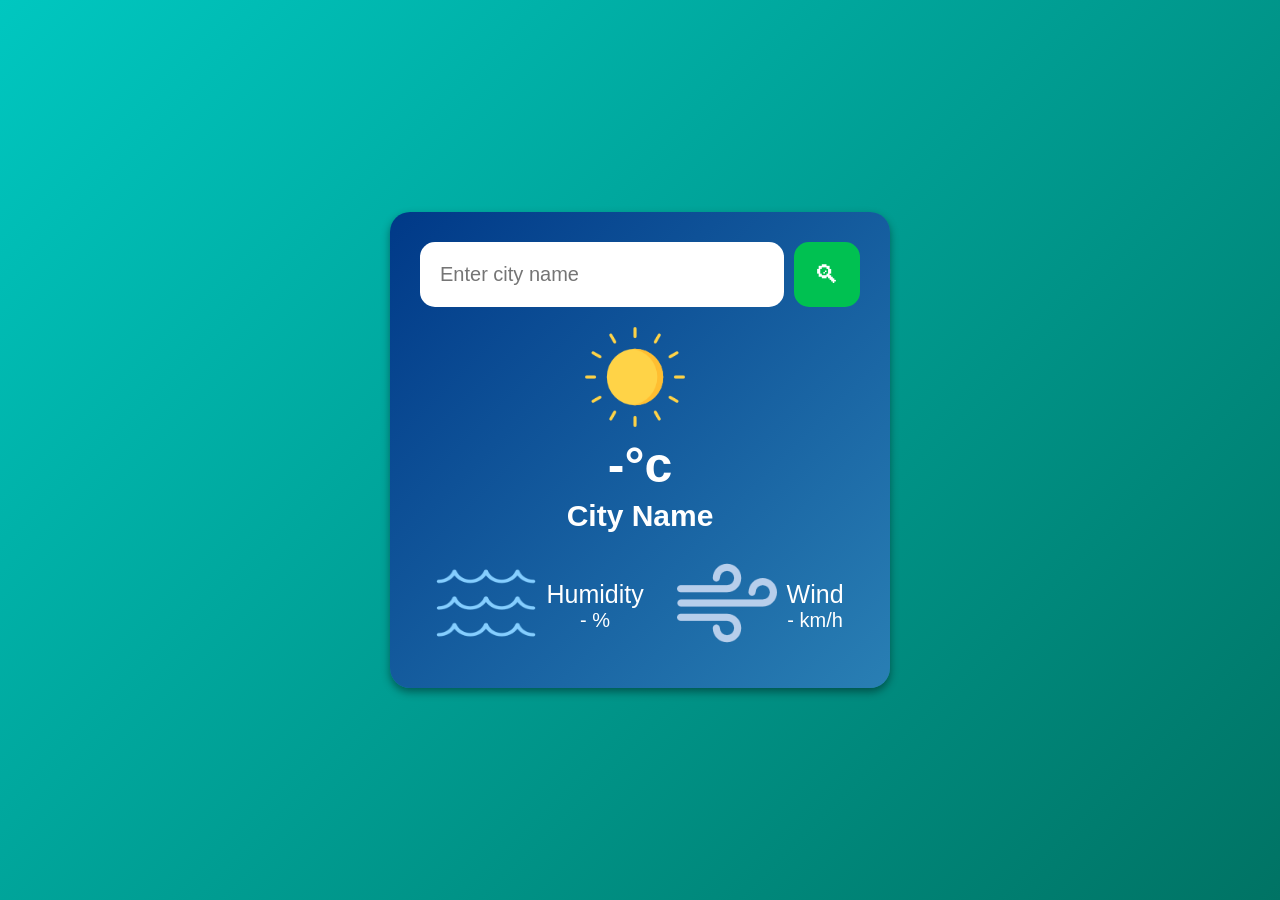
<file: index.html>
<!DOCTYPE html>
<html lang="en">
<head>
    <meta charset="UTF-8">
    <meta name="viewport" content="width=device-width, initial-scale=1.0">
    <title>Weather App</title>
    <link rel="icon" href="weather-icon.png">
</head>
<link rel="stylesheet" href="WeatherApp.css">
<body>
    <div class="weather-app">
        <div class="input-section">
            <input type="text" id="input-city" placeholder="Enter city name">
            <button id="search-btn">🔍︎</button>
        </div>
        <div class="weather-info">
            <div class="weather">
                <img src="clear.png" alt="" id="weather-icon">
                <h1 id="temp">-°c</h1>
                <h3 id="city-name">City Name</h3>
            </div>
            <div class="humi-wind">
                <div class="col">
                <img src="humidity.png" alt="">
                    <div>
                        <p class="label">Humidity</p>
                        <p id="humidity">- %</p>
                    </div>
            </div>
                <div class="col">
                <img src="wind.png" alt="">
                    <div>
                        <p class="label">Wind</p>
                        <p id="wind">- km/h</p>
                    </div>
                </div>
            </div>
        </div>
    </div>
    <script src="WeatherApp.js"></script>
</body>
</html>
</file>
<file: WeatherApp.css>
*{
    margin: 0;
    padding: 0;
    box-sizing: border-box;
}
body{
    font-family: Arial, sans-serif;
    display: flex;
    justify-content: center;
    align-items: center;
    height: 100vh;
    background: linear-gradient(135deg, #00c7c0, #007364);
}
.weather-app{
    color: #fff;
    background: linear-gradient(135deg, #003988, #297fb4);
    padding: 30px;
    border-radius: 20px;
    box-shadow: 0 4px 8px rgba(0, 0, 0, 0.41);
    width: 500px;
    text-align: center;
}
.input-section{
    display: flex;
    justify-content: center;
    gap: 10px;
    margin-bottom: 20px;
}
.input-section input{
    flex: 7;
    font-size: 20px;
    padding: 20px;
    border: none;
    border-radius: 15px;
    width: 70%;
    Height: 65px;
}
.input-section input:hover{
    outline: none;
    box-shadow: 0 0 15px #ffffff;
}
.input-section input:focus{
    outline: none;
}
.input-section button{
    font-size: 25px;
    flex: 1;
    padding: 10px;
    border: none;
    border-radius: 15px;
    background-color: #00c151;
    color: #fff;
    cursor: pointer;
}
.input-section button:hover{
    box-shadow: 0 0 15px #00c14d;
}
button:focus{
    background-color: #00c151;
}
button:active{
    background-color: #00a140;
}
img{
    width: 100px;
    height: 100px;
    margin-right: 10px;
    margin-bottom: 5px;
    transition: transform 0.1s ease;
}
img:hover{
    transform: scale(1.08);
}
h1{
    font-size: 50px;
    margin-bottom: 5px;
}
h3
{
    font-size: 30px;
    margin-bottom: 20px;
}
p{
    font-size: 20px;
}
.label{
    font-size: 25px;
}
.humi-wind{
    display: flex;
    justify-content: space-around;
    margin-top: 20px;
}
.col{
    display: flex;
    justify-content: center;
    align-items: center;
}
</file>
